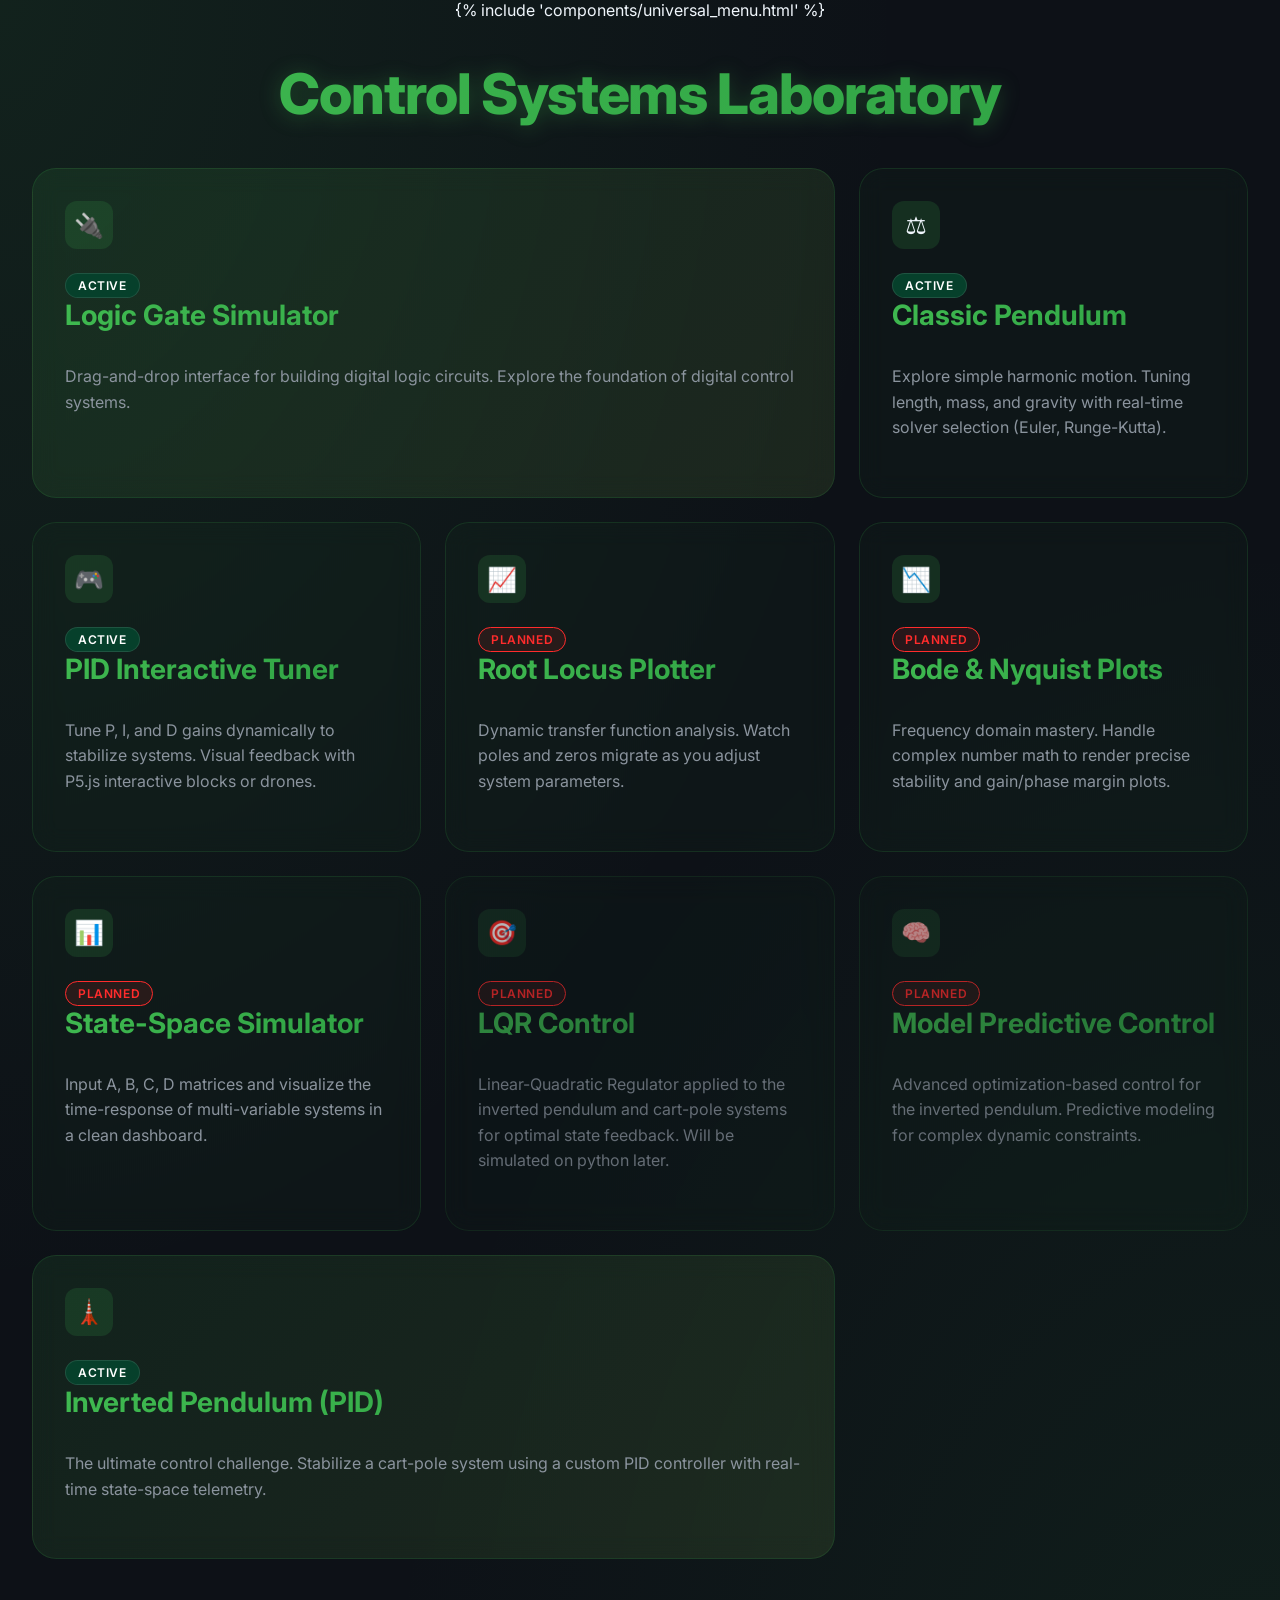
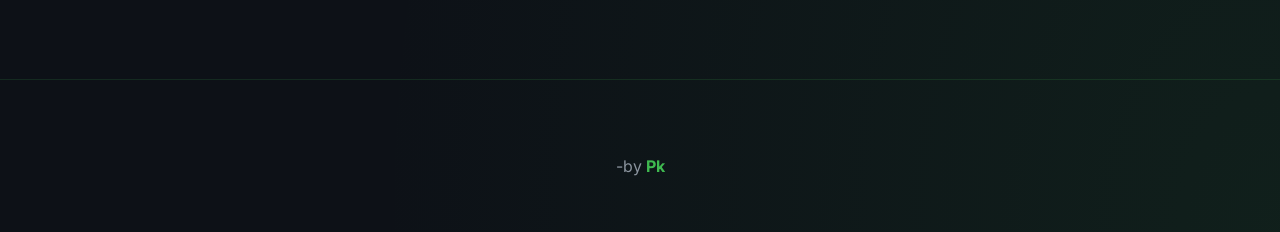
<file: templates/index.html>
<!DOCTYPE html>
<!-- http://127.0.0.1:8001 -->
<html lang="en">

<head>
    <meta charset="UTF-8">
    <meta name="viewport" content="width=device-width, initial-scale=1.0">
    <meta name="description"
        content="Control systems simulation platform portal. Explore and test different dynamic systems.">
    <title>Control Simulation Platform</title>
    <!-- Use Google Fonts -->

    <link href="https://fonts.googleapis.com/css2?family=Inter:wght@400;500;600;700&display=swap" rel="stylesheet">
    <link rel="stylesheet" href="/static/css/style.css?v=2">
</head>

<body>
    {% include 'components/universal_menu.html' %}

    <div class="header">
        <h1>Control Systems Laboratory</h1>
    </div>

    <div class="container">
        <div class="projects-grid">
            <!-- Difficulty 1: Easy/Foundation -->
            <a href="/logic-gates" class="project-card featured" id="logic-link">
                <div class="icon">🔌</div>
                <div class="badge active">Active</div>
                <h2>Logic Gate Simulator</h2>
                <p>Drag-and-drop interface for building digital logic circuits. Explore the foundation of digital
                    control systems.</p>
            </a>

            <!-- Difficulty 2: Fundamental Physics -->
            <a href="/basic" class="project-card" id="basic-pendulum-link">
                <div class="icon">⚖️</div>
                <div class="badge active">Active</div>
                <h2>Classic Pendulum</h2>
                <p>Explore simple harmonic motion. Tuning length, mass, and gravity with real-time solver selection
                    (Euler, Runge-Kutta).</p>
            </a>

            <!-- Difficulty 3: PID Tuning -->
            <a href="/pid-tuner" class="project-card" id="pid-tuner-link">
                <div class="icon">🎮</div>
                <div class="badge active">Active</div>
                <h2>PID Interactive Tuner</h2>
                <p>Tune P, I, and D gains dynamically to stabilize systems. Visual feedback with P5.js interactive
                    blocks or drones.</p>
            </a>

            <!-- Difficulty 4: Root Locus Analysis -->
            <a href="/root-locus" class="project-card" id="root-locus-link">
                <div class="icon">📈</div>
                <div class="badge new">Planned</div>
                <h2>Root Locus Plotter</h2>
                <p>Dynamic transfer function analysis. Watch poles and zeros migrate as you adjust system parameters.
                </p>
            </a>

            <!-- Difficulty 5: Frequency Response -->
            <a href="/bode-nyquist" class="project-card" id="bode-link">
                <div class="icon">📉</div>
                <div class="badge new">Planned</div>
                <h2>Bode & Nyquist Plots</h2>
                <p>Frequency domain mastery. Handle complex number math to render precise stability and gain/phase
                    margin plots.</p>
            </a>

            <!-- Difficulty 6: State-Space Modeling -->
            <a href="/state-space" class="project-card" id="state-space-link">
                <div class="icon">📊</div>
                <div class="badge new">Planned</div>
                <h2>State-Space Simulator</h2>
                <p>Input A, B, C, D matrices and visualize the time-response of multi-variable systems in a clean
                    dashboard.</p>
            </a>

            <!-- Difficulty 7: Optimal Control (LQR) -->
            <a href="#" class="project-card" style="opacity: 0.7; cursor: not-allowed;" id="lqr-link">
                <div class="icon">🎯</div>
                <div class="badge new">Planned</div>
                <h2>LQR Control</h2>
                <p>Linear-Quadratic Regulator applied to the inverted pendulum and cart-pole systems for optimal state
                    feedback. Will be simulated on python later.</p>
            </a>

            <!-- Difficulty 8: Model Predictive Control (MPC) -->
            <a href="#" class="project-card" style="opacity: 0.7; cursor: not-allowed;" id="mpc-link">
                <div class="icon">🧠</div>
                <div class="badge new">Planned</div>
                <h2>Model Predictive Control</h2>
                <p>Advanced optimization-based control for the inverted pendulum. Predictive modeling for complex
                    dynamic constraints.</p>
            </a>

            <!-- Difficulty 9: Advanced Control Challenge -->
            <a href="/inverted" class="project-card featured" id="inverted-pendulum-link">
                <div class="icon">🗼</div>
                <div class="badge active">Active</div>
                <h2>Inverted Pendulum (PID)</h2>
                <p>The ultimate control challenge. Stabilize a cart-pole system using a custom PID controller with
                    real-time state-space telemetry.</p>
            </a>
        </div>
    </div>

    <footer>
        <p>-by <a href="mailto:225ee3016+unofficialSimulationWebsite@nitrkl.ac.in">Pk</a></p>
    </footer>

</body>

</html>
</file>
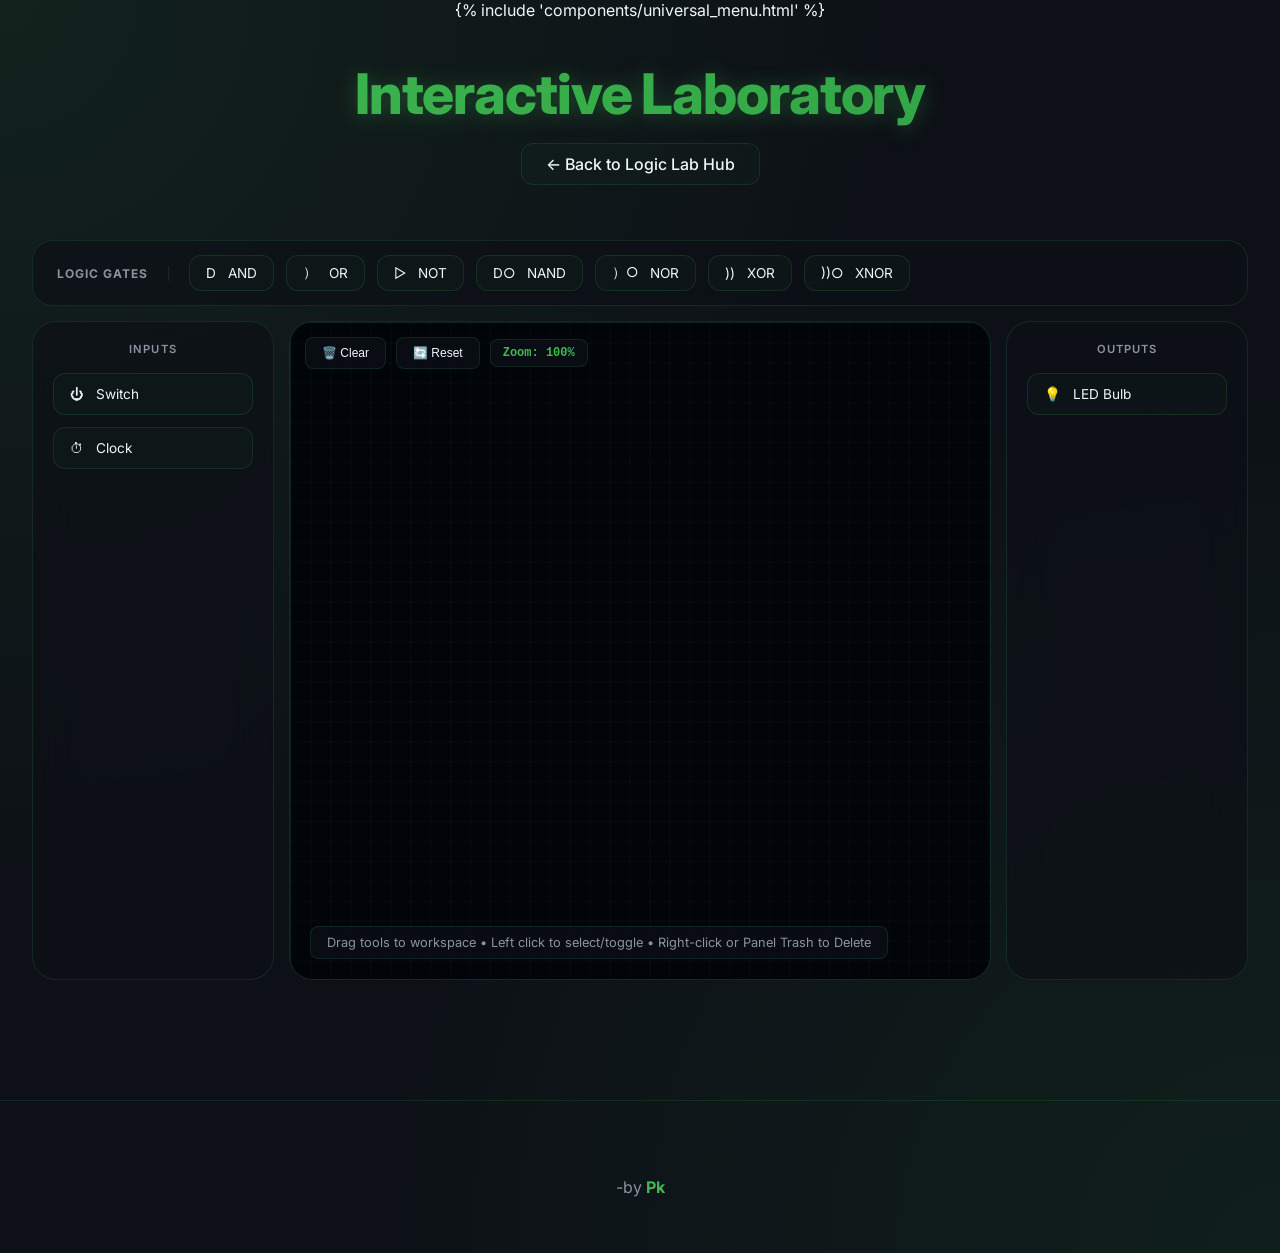
<file: templates/logic_gates.html>
<!DOCTYPE html>
<html lang="en">
<head>
    <meta charset="UTF-8">
    <meta name="viewport" content="width=device-width, initial-scale=1.0">
    <title>Logic Gate Simulator - Control Systems Lab</title>
    <link href="https://fonts.googleapis.com/css2?family=Inter:wght@400;500;600;700&display=swap" rel="stylesheet">
    <link rel="stylesheet" href="/static/css/style.css">
    <style>
        .logic-master-layout {
            display: flex;
            flex-direction: column;
            height: calc(100vh - 160px);
            gap: 15px;
            margin-top: 15px;
        }

        .logic-workspace-row {
            display: flex;
            flex-direction: row;
            flex-grow: 1;
            gap: 15px;
            min-height: 0;
        }

        /* --- Top Gate Toolbar --- */
        .logic-toolbar-top {
            background: var(--surface-color);
            backdrop-filter: blur(20px);
            border: 1px solid var(--glass-border);
            border-radius: 20px;
            padding: 10px 24px;
            display: flex;
            align-items: center;
            gap: 20px;
        }

        .tools-horizontal {
            display: flex;
            gap: 12px;
            overflow-x: auto;
            flex-grow: 1;
            padding: 4px 0;
        }

        .tools-horizontal .gate-tool {
            white-space: nowrap;
            padding: 8px 16px;
        }

        .toolbar-section-title {
            font-size: 0.75rem;
            text-transform: uppercase;
            font-weight: 700;
            color: var(--text-secondary);
            letter-spacing: 1px;
            border-right: 1px solid var(--glass-border);
            padding-right: 20px;
        }

        /* --- Sidebars --- */
        .logic-sidebar-outer {
            width: 200px;
            background: var(--surface-color);
            backdrop-filter: blur(20px);
            border: 1px solid var(--glass-border);
            border-radius: 24px;
            padding: 20px;
            display: flex;
            flex-direction: column;
            gap: 12px;
            overflow-y: auto;
            flex-shrink: 0;
        }

        .logic-canvas-area {
            flex-grow: 1;
            background: rgba(13, 17, 23, 0.4);
            border: 1px solid var(--glass-border);
            border-radius: 24px;
            position: relative;
            overflow: hidden;
            cursor: crosshair;
        }

        canvas {
            display: block;
            width: 100%;
            height: 100%;
        }

        .gate-tool {
            padding: 12px 16px;
            background: var(--glass-bg);
            border: 1px solid var(--glass-border);
            border-radius: 12px;
            color: var(--text-primary);
            cursor: grab;
            display: flex;
            align-items: center;
            gap: 12px;
            transition: all 0.3s ease;
            user-select: none;
            font-size: 0.85rem;
        }

        .gate-tool:hover {
            background: rgba(63, 185, 80, 0.1);
            border-color: var(--primary-color);
            transform: scale(1.02);
        }

        .sidebar-title {
            font-size: 0.7rem;
            text-transform: uppercase;
            letter-spacing: 0.1em;
            color: var(--text-secondary);
            margin-bottom: 5px;
            font-weight: 600;
            text-align: center;
        }

        .canvas-toolbar {
            position: absolute;
            top: 15px;
            left: 15px;
            display: flex;
            gap: 10px;
            z-index: 10;
            align-items: center;
        }

        .zoom-indicator {
            padding: 6px 12px;
            background: var(--surface-color);
            border: 1px solid var(--glass-border);
            border-radius: 8px;
            color: var(--primary-color);
            font-size: 0.75rem;
            font-weight: 700;
            font-family: monospace;
        }

        .tool-btn {
            padding: 8px 16px;
            background: var(--surface-color);
            backdrop-filter: blur(10px);
            border: 1px solid var(--glass-border);
            border-radius: 8px;
            color: var(--text-primary);
            cursor: pointer;
            font-size: 0.75rem;
            display: flex;
            align-items: center;
            gap: 8px;
            transition: all 0.2s;
        }

        .tool-btn:hover {
            background: var(--glass-bg);
            border-color: var(--primary-color);
        }

        .status-panel {
            position: absolute;
            bottom: 20px;
            left: 20px;
            background: var(--surface-color);
            backdrop-filter: blur(10px);
            padding: 8px 16px;
            border-radius: 8px;
            border: 1px solid var(--glass-border);
            font-size: 0.8rem;
            color: var(--text-secondary);
            pointer-events: none;
        }
    </style>
</head>
<body>
    {% include 'components/universal_menu.html' %}

    <div class="header">
        <h1>Interactive Laboratory</h1>
        <a href="/logic-gates" class="nav-link">&larr; Back to Logic Lab Hub</a>
    </div>

    <div class="container">
        <div class="logic-master-layout">
            <!-- Top Toolbar: Logic Gates -->
            <div class="logic-toolbar-top">
                <div class="toolbar-section-title">Logic Gates</div>
                <div class="tools-horizontal">
                    <div class="gate-tool" draggable="true" data-type="AND"><span class="icon">D</span> AND</div>
                    <div class="gate-tool" draggable="true" data-type="OR"><span class="icon">）</span> OR</div>
                    <div class="gate-tool" draggable="true" data-type="NOT"><span class="icon">▷</span> NOT</div>
                    <div class="gate-tool" draggable="true" data-type="NAND"><span class="icon">D○</span> NAND</div>
                    <div class="gate-tool" draggable="true" data-type="NOR"><span class="icon">）○</span> NOR</div>
                    <div class="gate-tool" draggable="true" data-type="XOR"><span class="icon">))</span> XOR</div>
                    <div class="gate-tool" draggable="true" data-type="XNOR"><span class="icon">))○</span> XNOR</div>
                </div>
            </div>

            <div class="logic-workspace-row">
                <!-- Left Sidebar: Inputs -->
                <div class="logic-sidebar-outer side-left">
                    <div class="sidebar-title">Inputs</div>
                    <div class="gate-tool" draggable="true" data-type="SWITCH"><span class="icon">⏻</span> Switch</div>
                    <div class="gate-tool" draggable="true" data-type="CLOCK"><span class="icon">⏱</span> Clock</div>
                </div>

                <!-- Center: Workspace Canvas -->
                <div class="logic-canvas-area" id="canvasContainer">
                    <div class="canvas-toolbar">
                        <button class="tool-btn" id="clearCanvas">🗑️ Clear</button>
                        <button class="tool-btn" id="resetSim">🔄 Reset</button>
                        <div class="zoom-indicator" id="zoomLevel">Zoom: 100%</div>
                    </div>
                    
                    <div class="properties-panel" id="propertiesPanel">
                        <div class="panel-header">
                            <span>Component: <b id="propType">Clock</b></span>
                            <button id="deleteGate" style="background: none; border: none; color: #f85149; cursor: pointer; font-size: 1.2rem; transition: transform 0.2s;" title="Delete Component">🗑️</button>
                        </div>
                        <div class="panel-content">
                            <div class="prop-group" id="freqControl">
                                <label>Frequency: <span id="freqVal">1.0</span> Hz</label>
                                <input type="range" id="freqSlider" min="0.1" max="10" step="0.1" value="1.0">
                            </div>
                        </div>
                    </div>

                    <canvas id="logicCanvas"></canvas>
                    <div class="status-panel" id="statusPanel">
                        Drag tools to workspace • Left click to select/toggle • Right-click or Panel Trash to Delete
                    </div>
                </div>

                <!-- Right Sidebar: Outputs -->
                <div class="logic-sidebar-outer side-right">
                    <div class="sidebar-title">Outputs</div>
                    <div class="gate-tool" draggable="true" data-type="LED"><span class="icon">💡</span> LED Bulb</div>
                </div>
            </div>
        </div>
    </div>

    <footer>
        <p>-by <a href="mailto:225ee3016+unofficialSimulationWebsite@nitrkl.ac.in">Pk</a></p>
    </footer>

    <script src="/static/js/logic_engine.js"></script>
</body>
</html>
</file>
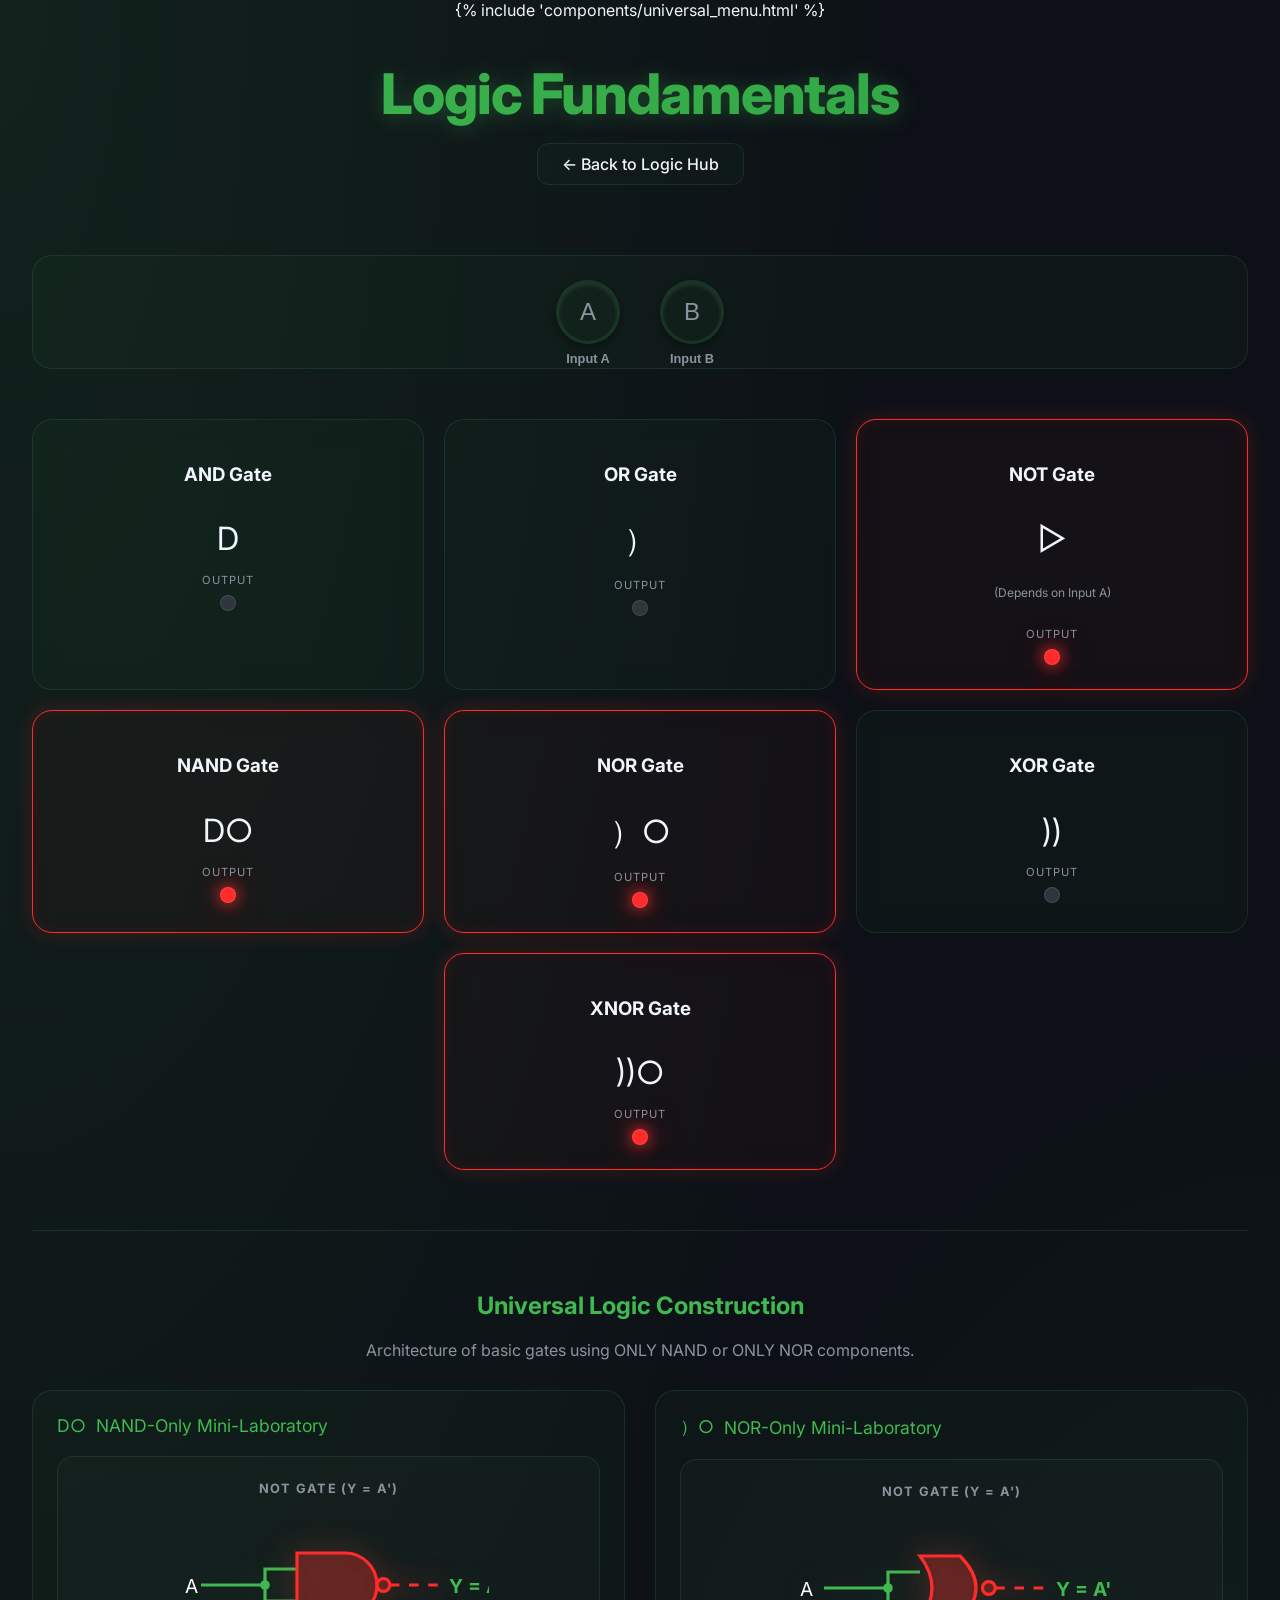
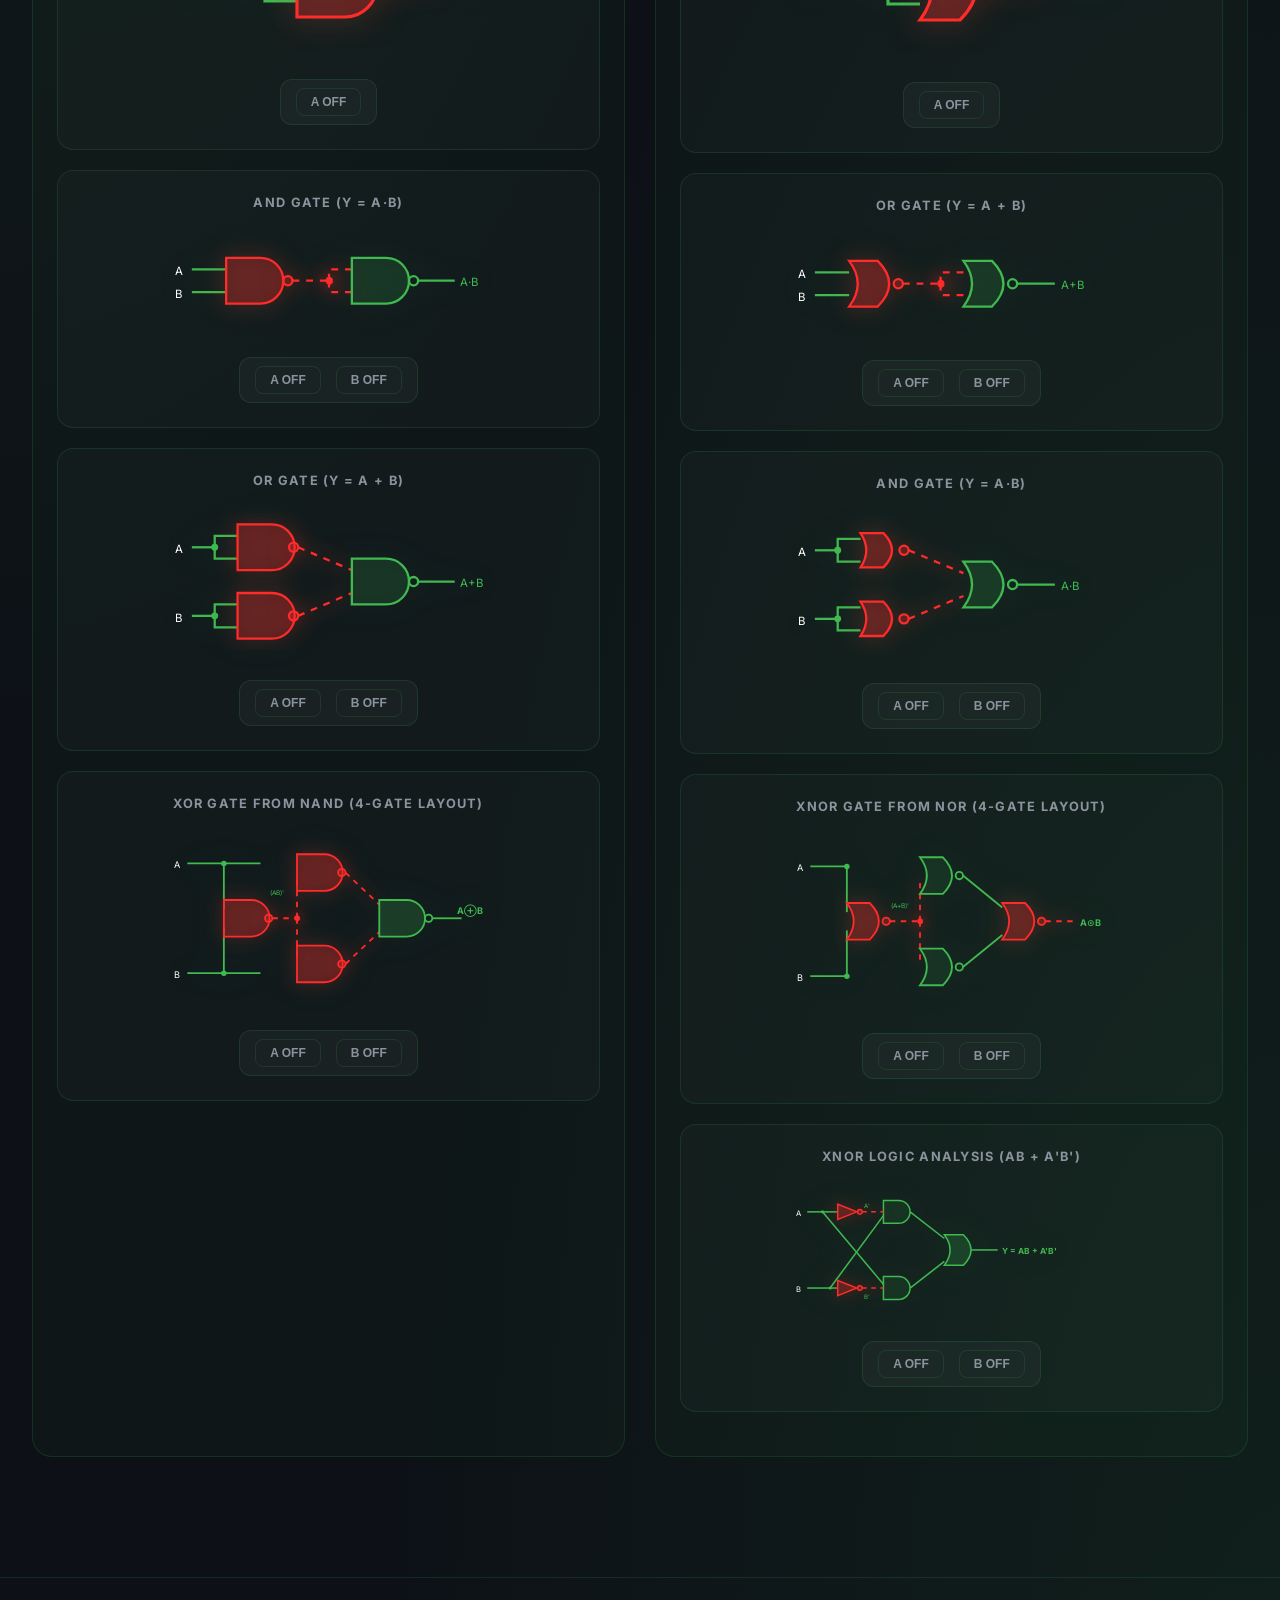
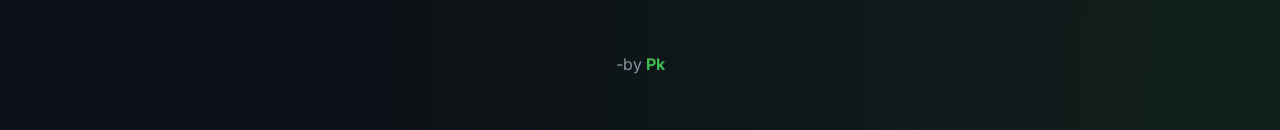
<file: templates/logic_gates_basics.html>
<!DOCTYPE html>
<html lang="en">

<head>
    <meta charset="UTF-8">
    <meta name="viewport" content="width=device-width, initial-scale=1.0">
    <title>Logic Fundamentals - Control Systems Lab</title>
    <link href="https://fonts.googleapis.com/css2?family=Inter:wght@400;500;600;700&display=swap" rel="stylesheet">
    <link rel="stylesheet" href="/static/css/style.css">
    <style>
        .basics-grid {
            display: grid;
            grid-template-columns: repeat(3, 1fr);
            gap: 20px;
            margin-top: 20px;
        }

        .gate-card {
            background: var(--glass-bg);
            backdrop-filter: blur(12px);
            border: 1px solid var(--glass-border);
            border-radius: 20px;
            padding: 24px;
            display: flex;
            flex-direction: column;
            align-items: center;
            text-align: center;
            gap: 15px;
            transition: transform 0.3s ease;
        }

        .gate-card:hover {
            transform: scale(1.02);
            border-color: var(--primary-color);
        }

        .output-section {
            display: flex;
            flex-direction: column;
            align-items: center;
            gap: 8px;
        }

        .output-label {
            font-size: 0.7rem;
            text-transform: uppercase;
            letter-spacing: 0.1em;
            color: var(--text-secondary);
        }

        .universal-section {
            margin-top: 60px;
            padding-top: 40px;
            border-top: 1px solid var(--glass-border);
        }

        .construction-grid {
            display: grid;
            grid-template-columns: 1fr 1fr;
            gap: 30px;
            margin-top: 30px;
        }

        .construction-card {
            background: var(--glass-bg);
            border: 1px solid var(--glass-border);
            border-radius: 20px;
            padding: 24px;
        }

        .construction-title {
            color: var(--primary-color);
            margin-bottom: 20px;
            font-size: 1.1rem;
            display: flex;
            align-items: center;
            gap: 10px;
        }

        @media (max-width: 1024px) {
            .basics-grid {
                grid-template-columns: repeat(2, 1fr);
            }
        }

        @media (max-width: 768px) {
            .basics-grid {
                grid-template-columns: 1fr;
            }

            .construction-grid {
                grid-template-columns: 1fr;
            }
        }
    </style>
</head>

<body>
    {% include 'components/universal_menu.html' %}

    <div class="header">
        <h1>Logic Fundamentals</h1>
        <a href="/logic-gates" class="nav-link">&larr; Back to Logic Hub</a>
    </div>

    <div class="container">
        <!-- Interactive Input Hub -->
        <div class="input-controls">
            <button class="push-btn" id="btnA" data-label="Input A">A</button>
            <button class="push-btn" id="btnB" data-label="Input B">B</button>
        </div>

        <!-- Live Gate Dashboard -->
        <div class="basics-grid">
            <div class="gate-card" data-gate="AND">
                <h3>AND Gate</h3>
                <div class="icon" style="font-size: 2rem;">D</div>
                <div class="output-section">
                    <span class="output-label">Output</span>
                    <div class="led-indicator"></div>
                </div>
            </div>

            <div class="gate-card" data-gate="OR">
                <h3>OR Gate</h3>
                <div class="icon" style="font-size: 2rem;">）</div>
                <div class="output-section">
                    <span class="output-label">Output</span>
                    <div class="led-indicator"></div>
                </div>
            </div>

            <div class="gate-card" data-gate="NOT">
                <h3>NOT Gate</h3>
                <div class="icon" style="font-size: 2rem;">▷</div>
                <p style="font-size: 0.75rem; color: var(--text-secondary);">(Depends on Input A)</p>
                <div class="output-section">
                    <span class="output-label">Output</span>
                    <div class="led-indicator"></div>
                </div>
            </div>

            <div class="gate-card" data-gate="NAND">
                <h3>NAND Gate</h3>
                <div class="icon" style="font-size: 2rem;">D○</div>
                <div class="output-section">
                    <span class="output-label">Output</span>
                    <div class="led-indicator"></div>
                </div>
            </div>

            <div class="gate-card" data-gate="NOR">
                <h3>NOR Gate</h3>
                <div class="icon" style="font-size: 2rem;">）○</div>
                <div class="output-section">
                    <span class="output-label">Output</span>
                    <div class="led-indicator"></div>
                </div>
            </div>

            <div class="gate-card" data-gate="XOR">
                <h3>XOR Gate</h3>
                <div class="icon" style="font-size: 2rem;">))</div>
                <div class="output-section">
                    <span class="output-label">Output</span>
                    <div class="led-indicator"></div>
                </div>
            </div>

            <div class="gate-card" data-gate="XNOR" style="grid-column: 2 / 3;">
                <h3>XNOR Gate</h3>
                <div class="icon" style="font-size: 2rem;">))○</div>
                <div class="output-section">
                    <span class="output-label">Output</span>
                    <div class="led-indicator"></div>
                </div>
            </div>
        </div>

        <!-- Universal Construction Gallery -->
        <div class="universal-section">
            <h2 style="text-align: center; color: var(--primary-color);">Universal Logic Construction</h2>
            <p style="text-align: center; color: var(--text-secondary); margin-bottom: 30px;">Architecture of basic
                gates using ONLY NAND or ONLY NOR components.</p>

            <div class="construction-grid">
                <!-- NAND Construction -->
                <div class="construction-card">
                    <div class="construction-title"><span style="color: #3fb950;">D○</span> NAND-Only Mini-Laboratory
                    </div>

                    <!-- NOT from NAND -->
                    <div class="schematic-svg-container" data-schematic="nand_not">
                        <div class="schematic-title-sm">NOT Gate (Y = A')</div>
                        <svg viewBox="0 0 200 80" class="logic-svg">
                            <line x1="20" y1="40" x2="60" y2="40" stroke="#3fb950" stroke-width="2" data-signal="A" />
                            <circle cx="60" cy="40" r="3" fill="#3fb950" data-signal="A" />
                            <path d="M 60 40 L 60 30 L 80 30 M 60 40 L 60 50 L 80 50" stroke="#3fb950" fill="none"
                                stroke-width="2" data-signal="A" />
                            <path d="M 80 20 L 110 20 A 20 20 0 0 1 110 60 L 80 60 Z" fill="rgba(63, 185, 80, 0.15)"
                                stroke="#3fb950" stroke-width="2" data-gate-body="NOT_NAND1" />
                            <circle cx="134" cy="40" r="4" fill="none" stroke="#3fb950" stroke-width="2"
                                data-gate-body="NOT_NAND1" />
                            <line x1="138" y1="40" x2="170" y2="40" stroke="#3fb950" stroke-width="2"
                                data-signal="NOT_OUT" />
                            <text x="10" y="45" fill="#fff" font-size="12">A</text>
                            <text x="175" y="45" fill="#3fb950" font-size="12" font-weight="bold">Y = A'</text>
                        </svg>
                        <div class="schematic-controls">
                            <button class="mini-toggle" data-input="A">A OFF</button>
                        </div>
                    </div>

                    <!-- AND from NAND -->
                    <div class="schematic-svg-container" data-schematic="nand_and">
                        <div class="schematic-title-sm">AND Gate (Y = A·B)</div>
                        <svg viewBox="0 0 280 80" class="logic-svg">
                            <line x1="20" y1="30" x2="50" y2="30" stroke="#3fb950" stroke-width="2" data-signal="A" />
                            <line x1="20" y1="50" x2="50" y2="50" stroke="#3fb950" stroke-width="2" data-signal="B" />
                            <path d="M 50 20 L 80 20 A 20 20 0 0 1 80 60 L 50 60 Z" fill="rgba(63, 185, 80, 0.15)"
                                stroke="#3fb950" stroke-width="2" data-gate-body="AND_NAND1" />
                            <circle cx="104" cy="40" r="4" fill="none" stroke="#3fb950" stroke-width="2"
                                data-gate-body="AND_NAND1" />
                            <line x1="108" y1="40" x2="140" y2="40" stroke="#3fb950" stroke-width="2"
                                data-signal="AND_S1" />
                            <circle cx="140" cy="40" r="3" fill="#3fb950" data-signal="AND_S1" />
                            <path d="M 140 40 L 140 30 L 160 30 M 140 40 L 140 50 L 160 50" stroke="#3fb950" fill="none"
                                stroke-width="2" data-signal="AND_S1" />
                            <path d="M 160 20 L 190 20 A 20 20 0 0 1 190 60 L 160 60 Z" fill="rgba(63, 185, 80, 0.15)"
                                stroke="#3fb950" stroke-width="2" data-gate-body="AND_NAND2" />
                            <circle cx="214" cy="40" r="4" fill="none" stroke="#3fb950" stroke-width="2"
                                data-gate-body="AND_NAND2" />
                            <line x1="218" y1="40" x2="250" y2="40" stroke="#3fb950" stroke-width="2"
                                data-signal="AND_OUT" />
                            <text x="5" y="35" fill="#fff" font-size="10">A</text>
                            <text x="5" y="55" fill="#fff" font-size="10">B</text>
                            <text x="255" y="45" fill="#3fb950" font-size="10">A&middot;B</text>
                        </svg>
                        <div class="schematic-controls">
                            <button class="mini-toggle" data-input="A">A OFF</button>
                            <button class="mini-toggle" data-input="B">B OFF</button>
                        </div>
                    </div>

                    <!-- OR from NAND -->
                    <div class="schematic-svg-container" data-schematic="nand_or">
                        <div class="schematic-title-sm">OR Gate (Y = A + B)</div>
                        <svg viewBox="0 0 280 120" class="logic-svg">
                            <line x1="20" y1="30" x2="40" y2="30" stroke="#3fb950" stroke-width="2" data-signal="A" />
                            <circle cx="40" cy="30" r="3" fill="#3fb950" data-signal="A" />
                            <path d="M 40 30 L 40 20 L 60 20 M 40 30 L 40 40 L 60 40" stroke="#3fb950" fill="none"
                                stroke-width="2" data-signal="A" />
                            <path d="M 60 10 L 90 10 A 15 15 0 0 1 90 50 L 60 50 Z" fill="rgba(63, 185, 80, 0.1)"
                                stroke="#3fb950" stroke-width="2" data-gate-body="OR_NAND1" />
                            <circle cx="109" cy="30" r="4" fill="none" stroke="#3fb950" stroke-width="2"
                                data-gate-body="OR_NAND1" />
                            <line x1="20" y1="90" x2="40" y2="90" stroke="#3fb950" stroke-width="2" data-signal="B" />
                            <circle cx="40" cy="90" r="3" fill="#3fb950" data-signal="B" />
                            <path d="M 40 90 L 40 80 L 60 80 M 40 90 L 40 100 L 60 100" stroke="#3fb950" fill="none"
                                stroke-width="2" data-signal="B" />
                            <path d="M 60 70 L 90 70 A 15 15 0 0 1 90 110 L 60 110 Z" fill="rgba(63, 185, 80, 0.1)"
                                stroke="#3fb950" stroke-width="2" data-gate-body="OR_NAND2" />
                            <circle cx="109" cy="90" r="4" fill="none" stroke="#3fb950" stroke-width="2"
                                data-gate-body="OR_NAND2" />
                            <line x1="113" y1="30" x2="160" y2="50" stroke="#3fb950" stroke-width="2"
                                data-signal="OR_S1" />
                            <line x1="113" y1="90" x2="160" y2="70" stroke="#3fb950" stroke-width="2"
                                data-signal="OR_S2" />
                            <path d="M 160 40 L 190 40 A 20 20 0 0 1 190 80 L 160 80 Z" fill="rgba(63, 185, 80, 0.15)"
                                stroke="#3fb950" stroke-width="2" data-gate-body="OR_NAND3" />
                            <circle cx="214" cy="60" r="4" fill="none" stroke="#3fb950" stroke-width="2"
                                data-gate-body="OR_NAND3" />
                            <line x1="218" y1="60" x2="250" y2="60" stroke="#3fb950" stroke-width="2"
                                data-signal="OR_OUT" />
                            <text x="5" y="35" fill="#fff" font-size="10">A</text>
                            <text x="5" y="95" fill="#fff" font-size="10">B</text>
                            <text x="255" y="65" fill="#3fb950" font-size="10">A+B</text>
                        </svg>
                        <div class="schematic-controls">
                            <button class="mini-toggle" data-input="A">A OFF</button>
                            <button class="mini-toggle" data-input="B">B OFF</button>
                        </div>
                    </div>

                    <!-- XOR from NAND -->
                    <div class="schematic-svg-container" data-schematic="nand_xor">
                        <div class="schematic-title-sm">XOR Gate from NAND (4-Gate Layout)</div>
                        <svg viewBox="0 0 350 180" class="logic-svg">
                            <line x1="20" y1="30" x2="100" y2="30" stroke="#3fb950" stroke-width="2" data-signal="A" />
                            <circle cx="60" cy="30" r="3" fill="#3fb950" data-signal="A" />
                            <line x1="60" y1="30" x2="60" y2="80" stroke="#3fb950" stroke-width="2" data-signal="A" />
                            <line x1="20" y1="150" x2="100" y2="150" stroke="#3fb950" stroke-width="2"
                                data-signal="B" />
                            <circle cx="60" cy="150" r="3" fill="#3fb950" data-signal="B" />
                            <line x1="60" y1="150" x2="60" y2="100" stroke="#3fb950" stroke-width="2" data-signal="B" />
                            <path d="M 60 70 L 90 70 A 15 15 0 0 1 90 110 L 60 110 Z" fill="rgba(63, 185, 80, 0.1)"
                                stroke="#3fb950" stroke-width="2" data-gate-body="XOR_NAND1" />
                            <circle cx="109" cy="90" r="4" fill="none" stroke="#3fb950" stroke-width="2"
                                data-gate-body="XOR_NAND1" />
                            <line x1="113" y1="90" x2="140" y2="90" stroke="#3fb950" stroke-width="2"
                                data-signal="XOR_S1" />
                            <circle cx="140" cy="90" r="3" fill="#3fb950" data-signal="XOR_S1" />
                            <line x1="140" y1="90" x2="140" y2="45" stroke="#3fb950" stroke-width="2"
                                data-signal="XOR_S1" />
                            <line x1="140" y1="90" x2="140" y2="135" stroke="#3fb950" stroke-width="2"
                                data-signal="XOR_S1" />
                            <path d="M 140 20 L 170 20 A 15 15 0 0 1 170 60 L 140 60 Z" fill="rgba(63, 185, 80, 0.1)"
                                stroke="#3fb950" stroke-width="2" data-gate-body="XOR_NAND2" />
                            <circle cx="189" cy="40" r="4" fill="none" stroke="#3fb950" stroke-width="2"
                                data-gate-body="XOR_NAND2" />
                            <line x1="193" y1="40" x2="230" y2="75" stroke="#3fb950" stroke-width="2"
                                data-signal="XOR_S2" />
                            <path d="M 140 120 L 170 120 A 15 15 0 0 1 170 160 L 140 160 Z"
                                fill="rgba(63, 185, 80, 0.1)" stroke="#3fb950" stroke-width="2"
                                data-gate-body="XOR_NAND3" />
                            <circle cx="189" cy="140" r="4" fill="none" stroke="#3fb950" stroke-width="2"
                                data-gate-body="XOR_NAND3" />
                            <line x1="193" y1="140" x2="230" y2="105" stroke="#3fb950" stroke-width="2"
                                data-signal="XOR_S3" />
                            <path d="M 230 70 L 260 70 A 20 20 0 0 1 260 110 L 230 110 Z" fill="rgba(63, 185, 80, 0.2)"
                                stroke="#3fb950" stroke-width="2" data-gate-body="XOR_NAND4" />
                            <circle cx="284" cy="90" r="4" fill="none" stroke="#3fb950" stroke-width="2"
                                data-gate-body="XOR_NAND4" />
                            <line x1="288" y1="90" x2="320" y2="90" stroke="#3fb950" stroke-width="2"
                                data-signal="XOR_OUT" />
                            <text x="110" y="65" fill="#3fb950" font-size="7">(AB)'</text>
                            <text x="5" y="35" fill="#fff" font-size="10">A</text>
                            <text x="5" y="155" fill="#fff" font-size="10">B</text>
                            <text x="315" y="85" fill="#3fb950" font-size="10" font-weight="bold">A⊕B</text>
                        </svg>
                        <div class="schematic-controls">
                            <button class="mini-toggle" data-input="A">A OFF</button>
                            <button class="mini-toggle" data-input="B">B OFF</button>
                        </div>
                    </div>
                </div>

                <!-- NOR Construction -->
                <div class="construction-card">
                    <div class="construction-title"><span style="color: #3fb950;">）○</span> NOR-Only Mini-Laboratory
                    </div>

                    <!-- NOT from NOR -->
                    <div class="schematic-svg-container" data-schematic="nor_not">
                        <div class="schematic-title-sm">NOT Gate (Y = A')</div>
                        <svg viewBox="0 0 200 80" class="logic-svg">
                            <line x1="20" y1="40" x2="60" y2="40" stroke="#3fb950" stroke-width="2" data-signal="A" />
                            <circle cx="60" cy="40" r="3" fill="#3fb950" data-signal="A" />
                            <path d="M 60 40 L 60 30 L 80 30 M 60 40 L 60 50 L 80 50" stroke="#3fb950" fill="none"
                                stroke-width="2" data-signal="A" />
                            <path d="M 80 20 Q 95 40 80 60 L 105 60 Q 125 40 105 20 Z" fill="rgba(63, 185, 80, 0.15)"
                                stroke="#3fb950" stroke-width="2" data-gate-body="NOR_NOT1" />
                            <circle cx="123" cy="40" r="4" fill="none" stroke="#3fb950" stroke-width="2"
                                data-gate-body="NOR_NOT1" />
                            <line x1="127" y1="40" x2="160" y2="40" stroke="#3fb950" stroke-width="2"
                                data-signal="NOR_NOT_OUT" />
                            <text x="5" y="45" fill="#fff" font-size="12">A</text>
                            <text x="165" y="45" fill="#3fb950" font-size="12" font-weight="bold">Y = A'</text>
                        </svg>
                        <div class="schematic-controls">
                            <button class="mini-toggle" data-input="A">A OFF</button>
                        </div>
                    </div>

                    <!-- OR from NOR -->
                    <div class="schematic-svg-container" data-schematic="nor_or">
                        <div class="schematic-title-sm">OR Gate (Y = A + B)</div>
                        <svg viewBox="0 0 280 80" class="logic-svg">
                            <line x1="20" y1="30" x2="50" y2="30" stroke="#3fb950" stroke-width="2" data-signal="A" />
                            <line x1="20" y1="50" x2="50" y2="50" stroke="#3fb950" stroke-width="2" data-signal="B" />
                            <path d="M 50 20 Q 65 40 50 60 L 75 60 Q 95 40 75 20 Z" fill="rgba(63, 185, 80, 0.15)"
                                stroke="#3fb950" stroke-width="2" data-gate-body="NOR_OR1" />
                            <circle cx="93" cy="40" r="4" fill="none" stroke="#3fb950" stroke-width="2"
                                data-gate-body="NOR_OR1" />
                            <line x1="97" y1="40" x2="130" y2="40" stroke="#3fb950" stroke-width="2"
                                data-signal="NOR_OR_S1" />
                            <circle cx="130" cy="40" r="3" fill="#3fb950" data-signal="NOR_OR_S1" />
                            <path d="M 130 40 L 130 30 L 150 30 M 130 40 L 130 50 L 150 50" stroke="#3fb950" fill="none"
                                stroke-width="2" data-signal="NOR_OR_S1" />
                            <path d="M 150 20 Q 165 40 150 60 L 175 60 Q 195 40 175 20 Z" fill="rgba(63, 185, 80, 0.15)"
                                stroke="#3fb950" stroke-width="2" data-gate-body="NOR_OR2" />
                            <circle cx="193" cy="40" r="4" fill="none" stroke="#3fb950" stroke-width="2"
                                data-gate-body="NOR_OR2" />
                            <line x1="197" y1="40" x2="230" y2="40" stroke="#3fb950" stroke-width="2"
                                data-signal="NOR_OR_OUT" />
                            <text x="5" y="35" fill="#fff" font-size="10">A</text>
                            <text x="5" y="55" fill="#fff" font-size="10">B</text>
                            <text x="235" y="45" fill="#3fb950" font-size="10">A+B</text>
                        </svg>
                        <div class="schematic-controls">
                            <button class="mini-toggle" data-input="A">A OFF</button>
                            <button class="mini-toggle" data-input="B">B OFF</button>
                        </div>
                    </div>

                    <!-- AND from NOR -->
                    <div class="schematic-svg-container" data-schematic="nor_and">
                        <div class="schematic-title-sm">AND Gate (Y = A·B)</div>
                        <svg viewBox="0 0 280 120" class="logic-svg">
                            <line x1="20" y1="30" x2="40" y2="30" stroke="#3fb950" stroke-width="2" data-signal="A" />
                            <circle cx="40" cy="30" r="3" fill="#3fb950" data-signal="A" />
                            <path d="M 40 30 L 40 20 L 60 20 M 40 30 L 40 40 L 60 40" stroke="#3fb950" fill="none"
                                stroke-width="2" data-signal="A" />
                            <path d="M 60 15 Q 70 30 60 45 L 80 45 Q 95 30 80 15 Z" fill="rgba(63, 185, 80, 0.1)"
                                stroke="#3fb950" stroke-width="2" data-gate-body="NOR_AND1" />
                            <circle cx="98" cy="30" r="4" fill="none" stroke="#3fb950" stroke-width="2"
                                data-gate-body="NOR_AND1" />
                            <line x1="20" y1="90" x2="40" y2="90" stroke="#3fb950" stroke-width="2" data-signal="B" />
                            <circle cx="40" cy="90" r="3" fill="#3fb950" data-signal="B" />
                            <path d="M 40 90 L 40 80 L 60 80 M 40 90 L 40 100 L 60 100" stroke="#3fb950" fill="none"
                                stroke-width="2" data-signal="B" />
                            <path d="M 60 75 Q 70 90 60 105 L 80 105 Q 95 90 80 75 Z" fill="rgba(63, 185, 80, 0.1)"
                                stroke="#3fb950" stroke-width="2" data-gate-body="NOR_AND2" />
                            <circle cx="98" cy="90" r="4" fill="none" stroke="#3fb950" stroke-width="2"
                                data-gate-body="NOR_AND2" />
                            <line x1="102" y1="30" x2="150" y2="50" stroke="#3fb950" stroke-width="2"
                                data-signal="NOR_AND_S1" />
                            <line x1="102" y1="90" x2="150" y2="70" stroke="#3fb950" stroke-width="2"
                                data-signal="NOR_AND_S2" />
                            <path d="M 150 40 Q 165 60 150 80 L 175 80 Q 195 60 175 40 Z" fill="rgba(63, 185, 80, 0.15)"
                                stroke="#3fb950" stroke-width="2" data-gate-body="NOR_AND3" />
                            <circle cx="193" cy="60" r="4" fill="none" stroke="#3fb950" stroke-width="2"
                                data-gate-body="NOR_AND3" />
                            <line x1="197" y1="60" x2="230" y2="60" stroke="#3fb950" stroke-width="2"
                                data-signal="NOR_AND_OUT" />
                            <text x="5" y="35" fill="#fff" font-size="10">A</text>
                            <text x="5" y="95" fill="#fff" font-size="10">B</text>
                            <text x="235" y="65" fill="#3fb950" font-size="10">A&middot;B</text>
                        </svg>
                        <div class="schematic-controls">
                            <button class="mini-toggle" data-input="A">A OFF</button>
                            <button class="mini-toggle" data-input="B">B OFF</button>
                        </div>
                    </div>

                    <!-- XNOR from NOR -->
                    <div class="schematic-svg-container" data-schematic="nor_xnor">
                        <div class="schematic-title-sm">XNOR Gate from NOR (4-Gate Layout)</div>
                        <svg viewBox="0 0 350 180" class="logic-svg">
                            <line x1="20" y1="30" x2="60" y2="30" stroke="#3fb950" stroke-width="2" data-signal="A" />
                            <circle cx="60" cy="30" r="3" fill="#3fb950" data-signal="A" />
                            <line x1="60" y1="30" x2="60" y2="80" stroke="#3fb950" stroke-width="2" data-signal="A" />
                            <line x1="20" y1="150" x2="60" y2="150" stroke="#3fb950" stroke-width="2" data-signal="B" />
                            <circle cx="60" cy="150" r="3" fill="#3fb950" data-signal="B" />
                            <line x1="60" y1="150" x2="60" y2="100" stroke="#3fb950" stroke-width="2" data-signal="B" />
                            <path d="M 60 70 Q 75 90 60 110 L 85 110 Q 105 90 85 70 Z" fill="rgba(63, 185, 80, 0.1)"
                                stroke="#3fb950" stroke-width="2" data-gate-body="XNOR_NOR1" />
                            <circle cx="103" cy="90" r="4" fill="none" stroke="#3fb950" stroke-width="2"
                                data-gate-body="XNOR_NOR1" />
                            <line x1="107" y1="90" x2="140" y2="90" stroke="#3fb950" stroke-width="2"
                                data-signal="XNOR_S1" />
                            <circle cx="140" cy="90" r="3" fill="#3fb950" data-signal="XNOR_S1" />
                            <line x1="140" y1="90" x2="140" y2="45" stroke="#3fb950" stroke-width="2"
                                data-signal="XNOR_S1" />
                            <line x1="140" y1="90" x2="140" y2="135" stroke="#3fb950" stroke-width="2"
                                data-signal="XNOR_S1" />
                            <path d="M 140 20 Q 155 40 140 60 L 165 60 Q 185 40 165 20 Z" fill="rgba(63, 185, 80, 0.1)"
                                stroke="#3fb950" stroke-width="2" data-gate-body="XNOR_NOR2" />
                            <circle cx="183" cy="40" r="4" fill="none" stroke="#3fb950" stroke-width="2"
                                data-gate-body="XNOR_NOR2" />
                            <line x1="187" y1="40" x2="230" y2="75" stroke="#3fb950" stroke-width="2"
                                data-signal="XNOR_S2" />
                            <path d="M 140 120 Q 155 140 140 160 L 165 160 Q 185 140 165 120 Z"
                                fill="rgba(63, 185, 80, 0.1)" stroke="#3fb950" stroke-width="2"
                                data-gate-body="XNOR_NOR3" />
                            <circle cx="183" cy="140" r="4" fill="none" stroke="#3fb950" stroke-width="2"
                                data-gate-body="XNOR_NOR3" />
                            <line x1="187" y1="140" x2="230" y2="105" stroke="#3fb950" stroke-width="2"
                                data-signal="XNOR_S3" />
                            <path d="M 230 70 Q 245 90 230 110 L 255 110 Q 275 90 255 70 Z"
                                fill="rgba(63, 185, 80, 0.2)" stroke="#3fb950" stroke-width="2"
                                data-gate-body="XNOR_NOR4" />
                            <circle cx="273" cy="90" r="4" fill="none" stroke="#3fb950" stroke-width="2"
                                data-gate-body="XNOR_NOR4" />
                            <line x1="277" y1="90" x2="310" y2="90" stroke="#3fb950" stroke-width="2"
                                data-signal="XNOR_OUT" />
                            <text x="108" y="75" fill="#3fb950" font-size="7">(A+B)'</text>
                            <text x="5" y="35" fill="#fff" font-size="10">A</text>
                            <text x="5" y="155" fill="#fff" font-size="10">B</text>
                            <text x="315" y="95" fill="#3fb950" font-size="10" font-weight="bold">A⊙B</text>
                        </svg>
                        <div class="schematic-controls">
                            <button class="mini-toggle" data-input="A">A OFF</button>
                            <button class="mini-toggle" data-input="B">B OFF</button>
                        </div>
                    </div>

                    <!-- Building Block Analysis -->
                    <div class="schematic-svg-container" data-schematic="ana_xnor">
                        <div class="schematic-title-sm">XNOR Logic Analysis (AB + A'B')</div>
                        <svg viewBox="0 0 420 160" class="logic-svg">
                            <line x1="20" y1="30" x2="60" y2="30" stroke="#3fb950" stroke-width="2" data-signal="A" />
                            <line x1="20" y1="130" x2="60" y2="130" stroke="#3fb950" stroke-width="2" data-signal="B" />
                            <text x="5" y="35" fill="#fff" font-size="10">A</text>
                            <text x="5" y="135" fill="#fff" font-size="10">B</text>
                            <path d="M 60 20 L 85 30 L 60 40 Z" fill="none" stroke="#3fb950" stroke-width="2"
                                data-gate-body="ANA_NOT1" />
                            <circle cx="89" cy="30" r="3" fill="none" stroke="#3fb950" stroke-width="2"
                                data-gate-body="ANA_NOT1" />
                            <path d="M 60 120 L 85 130 L 60 140 Z" fill="none" stroke="#3fb950" stroke-width="2"
                                data-gate-body="ANA_NOT2" />
                            <circle cx="89" cy="130" r="3" fill="none" stroke="#3fb950" stroke-width="2"
                                data-gate-body="ANA_NOT2" />
                            <path d="M 120 15 L 140 15 A 15 15 0 0 1 140 45 L 120 45 Z" fill="rgba(63, 185, 80, 0.1)"
                                stroke="#3fb950" stroke-width="2" data-gate-body="ANA_AND1" />
                            <path d="M 120 115 L 140 115 A 15 15 0 0 1 140 145 L 120 145 Z"
                                fill="rgba(63, 185, 80, 0.1)" stroke="#3fb950" stroke-width="2"
                                data-gate-body="ANA_AND2" />
                            <line x1="40" y1="30" x2="120" y2="125" stroke="#3fb950" stroke-width="2" data-signal="A" />
                            <circle cx="40" cy="30" r="2" fill="#3fb950" data-signal="A" />
                            <line x1="50" y1="130" x2="120" y2="35" stroke="#3fb950" stroke-width="2" data-signal="B" />
                            <circle cx="50" cy="130" r="2" fill="#3fb950" data-signal="B" />
                            <line x1="92" y1="30" x2="120" y2="30" stroke="#3fb950" stroke-width="2"
                                data-signal="ANA_S1" />
                            <line x1="92" y1="130" x2="120" y2="130" stroke="#3fb950" stroke-width="2"
                                data-signal="ANA_S2" />
                            <line x1="155" y1="30" x2="200" y2="65" stroke="#3fb950" stroke-width="2"
                                data-signal="ANA_S3" />
                            <line x1="155" y1="130" x2="200" y2="95" stroke="#3fb950" stroke-width="2"
                                data-signal="ANA_S4" />
                            <path d="M 200 60 Q 215 80 200 100 L 225 100 Q 245 80 225 60 Z"
                                fill="rgba(63, 185, 80, 0.2)" stroke="#3fb950" stroke-width="2"
                                data-gate-body="ANA_OR1" />
                            <line x1="235" y1="80" x2="270" y2="80" stroke="#3fb950" stroke-width="2"
                                data-signal="ANA_OUT" />
                            <text x="95" y="25" fill="#3fb950" font-size="8" data-signal-label="A'">A'</text>
                            <text x="95" y="145" fill="#3fb950" font-size="8" data-signal-label="B'">B'</text>
                            <line x1="120" y1="30" x2="120" y2="40" stroke="#3fb950" stroke-width="1"
                                data-signal="ANA_S1" visibility="hidden" />
                            <text x="275" y="85" fill="#3fb950" font-size="11" font-weight="bold">Y = AB + A'B'</text>
                        </svg>
                        <div class="schematic-controls">
                            <button class="mini-toggle" data-input="A">A OFF</button>
                            <button class="mini-toggle" data-input="B">B OFF</button>
                        </div>
                    </div>
                </div>
            </div>
        </div>
    </div>

    <footer>
        <p>-by <a href="mailto:225ee3016+unofficialSimulationWebsite@nitrkl.ac.in">Pk</a></p>
    </footer>

    <script src="/static/js/logic_basics.js"></script>
</body>

</html>
</file>
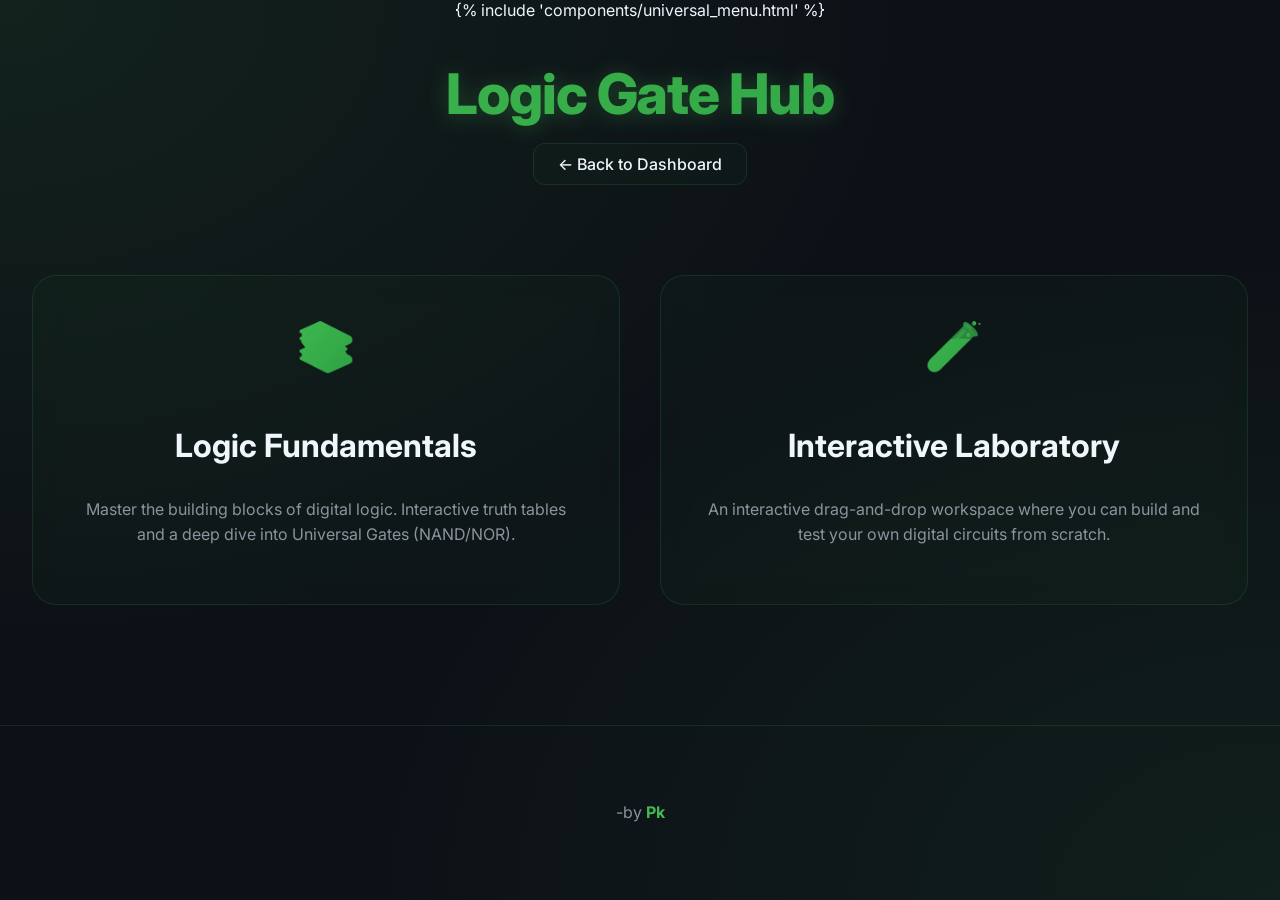
<file: templates/logic_gates_home.html>
<!DOCTYPE html>
<html lang="en">
<head>
    <meta charset="UTF-8">
    <meta name="viewport" content="width=device-width, initial-scale=1.0">
    <title>Logic Lab Hub - Control Systems Lab</title>
    <link href="https://fonts.googleapis.com/css2?family=Inter:wght@400;500;600;700&display=swap" rel="stylesheet">
    <link rel="stylesheet" href="/static/css/style.css">
    <style>
        .hub-grid {
            display: grid;
            grid-template-columns: repeat(2, 1fr);
            gap: 40px;
            margin-top: 50px;
        }

        .hub-card {
            background: var(--glass-bg);
            backdrop-filter: blur(12px);
            border: 1px solid var(--glass-border);
            border-radius: 24px;
            padding: 40px;
            text-decoration: none;
            color: var(--text-primary);
            display: flex;
            flex-direction: column;
            align-items: center;
            text-align: center;
            transition: all 0.4s cubic-bezier(0.175, 0.885, 0.32, 1.275);
        }

        .hub-card:hover {
            transform: translateY(-10px) scale(1.02);
            border-color: var(--primary-color);
            box-shadow: var(--card-shadow);
            background: rgba(63, 185, 80, 0.05);
        }

        .hub-card .icon {
            font-size: 3rem;
            margin-bottom: 24px;
            background: var(--primary-gradient);
            -webkit-background-clip: text;
            background-clip: text;
            -webkit-text-fill-color: transparent;
        }

        .hub-card h2 {
            font-size: 2rem;
            margin-bottom: 16px;
        }

        .hub-card p {
            color: var(--text-secondary);
            line-height: 1.6;
        }

        @media (max-width: 768px) {
            .hub-grid {
                grid-template-columns: 1fr;
            }
        }
    </style>
</head>
<body>
    {% include 'components/universal_menu.html' %}

    <div class="header">
        <h1>Logic Gate Hub</h1>
        <a href="/" class="nav-link">&larr; Back to Dashboard</a>
    </div>

    <div class="container">
        <div class="hub-grid">
            <a href="/logic-gates/basics" class="hub-card">
                <div class="icon">📚</div>
                <h2>Logic Fundamentals</h2>
                <p>Master the building blocks of digital logic. Interactive truth tables and a deep dive into Universal Gates (NAND/NOR).</p>
            </a>
            <a href="/logic-gates/workspace" class="hub-card">
                <div class="icon">🧪</div>
                <h2>Interactive Laboratory</h2>
                <p>An interactive drag-and-drop workspace where you can build and test your own digital circuits from scratch.</p>
            </a>
        </div>
    </div>

    <footer>
        <p>-by <a href="mailto:225ee3016+unofficialSimulationWebsite@nitrkl.ac.in">Pk</a></p>
    </footer>

</body>
</html>
</file>
<file: static/css/style.css>
:root {
  --bg-color: #0d1117;
  --surface-color: rgba(13, 17, 23, 0.7);
  --primary-color: #3fb950;
  --primary-gradient: linear-gradient(135deg, #3fb950 0%, #2ea043 100%);
  --secondary-gradient: linear-gradient(135deg, #56ab2f 0%, #a8e063 100%);
  --accent-gradient: linear-gradient(135deg, #1d976c 0%, #93f9b9 100%);
  --text-primary: #f0f6fc;
  --text-secondary: #8b949e;
  --border-color: rgba(63, 185, 80, 0.15);
  --glass-bg: rgba(63, 185, 80, 0.03);
  --glass-border: rgba(63, 185, 80, 0.15);
  --success-color: #3fb950;
  --danger-color: #f85149;
  --card-shadow: 0 8px 32px 0 rgba(0, 0, 0, 0.37);
  --font-main: 'Inter', system-ui, -apple-system, sans-serif;
}

body {
  margin: 0;
  padding: 0;
  font-family: var(--font-main);
  background-color: var(--bg-color);
  background-image:
    radial-gradient(at 0% 0%, rgba(63, 185, 80, 0.1) 0px, transparent 50%),
    radial-gradient(at 100% 100%, rgba(46, 160, 67, 0.1) 0px, transparent 50%);
  color: var(--text-primary);
  display: flex;
  flex-direction: column;
  align-items: center;
  min-height: 100vh;
  overflow-x: hidden;
}

.header {
  width: 100%;
  padding: 40px 0;
  text-align: center;
  background: transparent;
  position: relative;
}

.header h1 {
  margin: 0;
  font-size: 3.5rem;
  font-weight: 800;
  letter-spacing: -0.02em;
  background: var(--primary-gradient);
  -webkit-background-clip: text;
  background-clip: text;
  -webkit-text-fill-color: transparent;
  filter: drop-shadow(0 2px 10px rgba(63, 185, 80, 0.3));
}

.container {
  display: flex;
  flex-direction: column;
  width: 95%;
  max-width: 1400px;
  margin-bottom: 60px;
}

/* Dashboard Grid */
.projects-grid {
  display: grid;
  grid-template-columns: repeat(12, 1fr);
  gap: 24px;
}

.project-card {
  background: var(--glass-bg);
  backdrop-filter: blur(12px);
  -webkit-backdrop-filter: blur(12px);
  border: 1px solid var(--glass-border);
  border-radius: 24px;
  padding: 32px;
  transition: all 0.4s cubic-bezier(0.175, 0.885, 0.32, 1.275);
  cursor: pointer;
  text-decoration: none;
  color: var(--text-primary);
  display: flex;
  flex-direction: column;
  position: relative;
  overflow: hidden;
  grid-column: span 4;
}

/* Feature/Prominent Cards */
.project-card.featured {
  grid-column: span 8;
  background: linear-gradient(135deg, rgba(63, 185, 80, 0.1), rgba(168, 224, 99, 0.1));
}

.project-card.pendulum-right {
  grid-column: span 6;
}

.project-card:hover {
  transform: translateY(-10px) scale(1.02);
  border-color: rgba(255, 255, 255, 0.2);
  box-shadow: var(--card-shadow);
  background: rgba(255, 255, 255, 0.05);
}

.project-card::before {
  content: '';
  position: absolute;
  top: 0;
  left: 0;
  width: 100%;
  height: 4px;
  background: var(--primary-gradient);
  opacity: 0;
  transition: opacity 0.3s;
}

.project-card:hover::before {
  opacity: 1;
}

.project-card .icon {
  width: 48px;
  height: 48px;
  margin-bottom: 24px;
  display: flex;
  align-items: center;
  justify-content: center;
  border-radius: 12px;
  background: var(--glass-border);
  font-size: 1.5rem;
}

.project-card h2 {
  margin: 0 0 16px 0;
  font-size: 1.75rem;
  font-weight: 700;
  background: var(--primary-gradient);
  -webkit-background-clip: text;
  background-clip: text;
  -webkit-text-fill-color: transparent;
}

.project-card p {
  color: var(--text-secondary);
  line-height: 1.6;
  font-size: 1rem;
  margin-bottom: 24px;
  flex-grow: 1;
}

.badge {
  display: inline-block;
  padding: 4px 12px;
  border-radius: 100px;
  font-size: 0.75rem;
  font-weight: 600;
  text-transform: uppercase;
  letter-spacing: 0.05em;
  background: rgba(255, 255, 255, 0.1);
  color: var(--text-secondary);
  width: fit-content;
}

.badge.active {
  background: #06402b;
  color: #fff;
  border: 1px solid rgba(255, 255, 255, 0.1);
}

.badge.new {
  background: rgba(255, 44, 44, 0.1);
  color: #ff2c2c;
  border: 1px solid #ff2c2c;
}

/* Simulation Panels */
.sim-layout {
  display: flex;
  gap: 20px;
  flex-wrap: wrap;
}

.panel {
  background-color: var(--surface-color);
  border: 1px solid var(--border-color);
  border-radius: 12px;
  padding: 20px;
  flex: 1;
  min-width: 300px;
  box-shadow: 0 4px 6px rgba(0, 0, 0, 0.2);
}

.panel h3 {
  margin-top: 0;
  border-bottom: 1px solid var(--border-color);
  padding-bottom: 10px;
  color: var(--primary-color);
}

canvas {
  background-color: #010409;
  border-radius: 8px;
  border: 1px solid var(--border-color);
  width: 100%;
  height: 400px;
  cursor: crosshair;
}

.chart-container {
  width: 100%;
  height: 300px;
  margin-top: 20px;
}

/* Controls */
.control-group {
  margin-bottom: 20px;
}

.control-group label {
  display: block;
  margin-bottom: 8px;
  font-weight: 500;
  color: var(--text-secondary);
}

.control-group span {
  float: right;
  color: var(--primary-color);
}

input[type=range] {
  width: 100%;
  appearance: none;
  background: transparent;
}

input[type=range]::-webkit-slider-thumb {
  appearance: none;
  height: 16px;
  width: 16px;
  border-radius: 50%;
  background: var(--primary-color);
  cursor: pointer;
  margin-top: -6px;
  box-shadow: 0 0 10px rgba(88, 166, 255, 0.5);
  transition: transform 0.1s;
}

input[type=range]::-webkit-slider-thumb:hover {
  transform: scale(1.2);
}

input[type=range]::-webkit-slider-runnable-track {
  width: 100%;
  height: 4px;
  cursor: pointer;
  background: var(--border-color);
  border-radius: 2px;
}

.btn {
  background-color: var(--primary-color);
  color: #fff;
  border: none;
  padding: 10px 20px;
  border-radius: 6px;
  font-size: 1rem;
  font-weight: 600;
  cursor: pointer;
  transition: all 0.2s;
  width: 100%;
}

.btn:hover {
  background-color: #3182ce;
}

.btn.off {
  background-color: transparent;
  border: 1px solid var(--danger-color);
  color: var(--danger-color);
}

html {
  scroll-behavior: smooth;
}

/* Triple Dot Menu */
.menu-container {
  position: absolute;
  top: 40px;
  right: 40px;
  z-index: 1000;
}

@media (max-width: 768px) {
  .menu-container {
    top: 20px;
    right: 20px;
  }
}

.menu-dot-btn {
  background: var(--glass-bg);
  border: 1px solid var(--glass-border);
  color: var(--text-primary);
  width: 48px;
  height: 48px;
  border-radius: 50%;
  display: flex;
  flex-direction: column;
  align-items: center;
  justify-content: center;
  gap: 4px;
  cursor: pointer;
  transition: all 0.3s cubic-bezier(0.4, 0, 0.2, 1);
  backdrop-filter: blur(12px);
  -webkit-backdrop-filter: blur(12px);
}

.menu-dot-btn span {
  width: 4px;
  height: 4px;
  background-color: var(--primary-color);
  border-radius: 50%;
  transition: transform 0.3s;
}

.menu-dot-btn:hover {
  background: var(--glass-border);
  transform: rotate(90deg);
}

.dropdown-menu {
  position: absolute;
  top: 60px;
  right: 0;
  background: rgba(13, 17, 23, 0.95);
  backdrop-filter: blur(20px);
  -webkit-backdrop-filter: blur(20px);
  border: 1px solid var(--glass-border);
  border-radius: 16px;
  padding: 12px;
  width: 240px;
  display: none;
  flex-direction: column;
  gap: 4px;
  box-shadow: var(--card-shadow);
  transform-origin: top right;
  z-index: 1001;
}

.dropdown-menu.show {
  display: flex;
  animation: menuFadeIn 0.3s cubic-bezier(0.4, 0, 0.2, 1);
}

.dropdown-menu a {
  color: var(--text-primary);
  text-decoration: none;
  padding: 12px 16px;
  border-radius: 10px;
  font-size: 0.9rem;
  transition: all 0.2s;
  display: flex;
  align-items: center;
  gap: 12px;
}

.dropdown-menu a:hover {
  background: rgba(63, 185, 80, 0.1);
  color: var(--primary-color);
  padding-left: 20px;
}

.dropdown-divider {
  height: 1px;
  background: var(--glass-border);
  margin: 8px 0;
}

@keyframes menuFadeIn {
  from {
    opacity: 0;
    transform: scale(0.9) translateY(-10px);
  }

  to {
    opacity: 1;
    transform: scale(1) translateY(0);
  }
}

/* Footer */
footer {
  width: 100%;
  padding: 60px 0 40px;
  text-align: center;
  border-top: 1px solid var(--glass-border);
  margin-top: 60px;
  color: var(--text-secondary);
  font-size: 1rem;
}

footer a {
  color: var(--primary-color);
  text-decoration: none;
  font-weight: 700;
  position: relative;
  transition: all 0.3s;
}

footer a:hover {
  color: #fff;
  text-shadow: 0 0 10px var(--primary-color);
}

/* Floating Back to Top Button */
#floatingBackToTop {
  position: fixed;
  bottom: 40px;
  right: 40px;
  width: 56px;
  height: 56px;
  background: rgba(13, 17, 23, 0.6);
  backdrop-filter: blur(12px);
  -webkit-backdrop-filter: blur(12px);
  border: 1px solid var(--glass-border);
  border-radius: 50%;
  color: var(--primary-color);
  font-size: 1.5rem;
  display: flex;
  align-items: center;
  justify-content: center;
  cursor: pointer;
  z-index: 1000;
  opacity: 0;
  visibility: hidden;
  transition: all 0.4s cubic-bezier(0.175, 0.885, 0.32, 1.275);
  box-shadow: 0 8px 32px 0 rgba(0, 0, 0, 0.37);
}

#floatingBackToTop.show {
  opacity: 1;
  visibility: visible;
  transform: translateY(0);
}

#floatingBackToTop:not(.show) {
  transform: translateY(20px);
}

#floatingBackToTop:hover {
  background: rgba(63, 185, 80, 0.2);
  border-color: var(--primary-color);
  color: #fff;
  box-shadow: 0 12px 40px 0 rgba(63, 185, 80, 0.3);
  transform: translateY(-5px) scale(1.1);
}

@media (max-width: 768px) {
  #floatingBackToTop {
    bottom: 20px;
    right: 20px;
    width: 48px;
    height: 48px;
  }
}

.nav-link {
  display: inline-flex;
  align-items: center;
  gap: 8px;
  padding: 10px 24px;
  background: var(--glass-bg);
  backdrop-filter: blur(12px);
  -webkit-backdrop-filter: blur(12px);
  border: 1px solid var(--glass-border);
  border-radius: 12px;
  color: var(--text-primary);
  text-decoration: none;
  font-size: 1rem;
  font-weight: 500;
  transition: all 0.3s cubic-bezier(0.4, 0, 0.2, 1);
  margin: 15px auto 0;
}

.nav-link:hover {
  background: rgba(63, 185, 80, 0.1);
  border-color: var(--primary-color);
  transform: translateY(-2px);
  box-shadow: 0 4px 15px rgba(63, 185, 80, 0.2);
}

/* --- Logic Fundamentals Interactive Components --- */
.input-controls {
  display: flex;
  justify-content: center;
  gap: 40px;
  margin: 30px 0;
  padding: 24px;
  background: var(--glass-bg);
  border: 1px solid var(--glass-border);
  border-radius: 20px;
}

.push-btn {
  width: 64px;
  height: 64px;
  border-radius: 50%;
  background: var(--glass-bg);
  border: 3px solid var(--glass-border);
  cursor: pointer;
  display: flex;
  align-items: center;
  justify-content: center;
  font-size: 1.5rem;
  color: var(--text-secondary);
  transition: all 0.2s cubic-bezier(0.18, 0.89, 0.32, 1.28);
  position: relative;
  box-shadow: 0 4px 8px rgba(0, 0, 0, 0.3), inset 0 2px 4px rgba(255, 255, 255, 0.1);
}

.push-btn::after {
  content: attr(data-label);
  position: absolute;
  bottom: -25px;
  font-size: 0.8rem;
  font-weight: 700;
  color: var(--text-secondary);
}

.push-btn.active {
  background: var(--primary-color);
  border-color: #a8e063;
  color: white;
  transform: translateY(2px);
  box-shadow: 0 0 20px rgba(63, 185, 80, 0.4), inset 0 2px 4px rgba(0, 0, 0, 0.2);
}

.push-btn.active::after {
  color: var(--primary-color);
}

/* LED Indicator in HTML */
.led-indicator {
  width: 14px;
  height: 14px;
  border-radius: 50%;
  background: #30363d;
  transition: all 0.3s ease;
  border: 1px solid rgba(255, 255, 255, 0.1);
}

.led-indicator.glow-red {
  background: #ff2c2c;
  box-shadow: 0 0 15px #ff2c2c, 0 0 30px rgba(255, 44, 44, 0.6);
}

.gate-card.active-glow {
  border-color: #ff2c2c !important;
  box-shadow: 0 0 20px rgba(255, 44, 44, 0.2), inset 0 0 15px rgba(255, 44, 44, 0.1);
  background: rgba(255, 44, 44, 0.03);
}

/* Universal Diagram Styles */
.universal-diagram {
  display: flex;
  align-items: center;
  justify-content: center;
  gap: 15px;
  margin: 20px 0;
  padding: 20px;
  background: rgba(255, 255, 255, 0.02);
  border-radius: 12px;
}

.logic-node {
  padding: 8px 12px;
  background: var(--surface-color);
  border: 1px solid var(--glass-border);
  border-radius: 8px;
  font-size: 0.85rem;
  font-weight: 600;
}

.connector-arrow {
  color: var(--text-secondary);
  font-size: 1.2rem;
}

/* --- SVG Logic Schematics --- */
.schematic-svg-container {
  display: flex;
  flex-direction: column;
  align-items: center;
  gap: 15px;
  background: rgba(255, 255, 255, 0.02);
  border-radius: 16px;
  padding: 24px;
  margin: 20px 0;
  border: 1px solid var(--glass-border);
  transition: all 0.3s ease;
}

.logic-svg {
  width: 100%;
  max-width: 320px;
  height: auto;
  filter: drop-shadow(0 0 15px rgba(63, 185, 100, 0.15));
}

.schematic-title-sm {
  font-size: 0.8rem;
  color: var(--text-secondary);
  text-transform: uppercase;
  letter-spacing: 0.1em;
  font-weight: 700;
  margin-bottom: 10px;
}

/* --- Interactive SVG Signals --- */
.logic-svg line, 
.logic-svg path:not([fill*='rgba']), 
.logic-svg circle:not([fill*='none']) {
  transition: stroke 0.25s ease, filter 0.25s ease;
}

.signal-active {
  stroke: #ff2c2c !important;
  filter: drop-shadow(0 0 8px rgba(255, 44, 44, 0.9)) !important;
  stroke-dasharray: 6;
  animation: signalFlow 0.5s linear infinite;
}

@keyframes signalFlow {
  from { stroke-dashoffset: 12; }
  to { stroke-dashoffset: 0; }
}

circle.signal-active:not([fill="none"]) {
  fill: #ff2c2c !important;
}

.gate-active-body {
  fill: rgba(255, 44, 44, 0.25) !important;
  stroke: #ff2c2c !important;
  filter: drop-shadow(0 0 10px rgba(255, 44, 44, 0.5)) !important;
}

/* --- Schematic Mini Controls --- */
.schematic-controls {
  display: flex;
  justify-content: center;
  gap: 15px;
  background: rgba(255, 255, 255, 0.03);
  padding: 8px 15px;
  border-radius: 12px;
  border: 1px solid var(--glass-border);
  margin-top: 15px;
}

.mini-toggle {
  display: flex;
  align-items: center;
  gap: 8px;
  background: transparent;
  border: 1px solid var(--glass-border);
  color: var(--text-secondary);
  padding: 6px 14px;
  border-radius: 8px;
  font-size: 0.75rem;
  font-weight: 700;
  cursor: pointer;
  transition: all 0.2s ease;
}

.mini-toggle:hover {
  background: rgba(255, 255, 255, 0.05);
  border-color: var(--primary-color);
}

.mini-toggle.active {
  background: rgba(63, 185, 80, 0.15);
  color: #3fb950;
  border-color: #3fb950;
  box-shadow: 0 0 12px rgba(63, 185, 80, 0.3);

}

/* --- Interactive Simulator Properties Panel --- */
.properties-panel {
  position: absolute;
  top: 20px;
  right: 20px;
  width: 220px;
  background: var(--surface-color);
  backdrop-filter: blur(15px);
  -webkit-backdrop-filter: blur(15px);
  border: 1px solid var(--glass-border);
  border-radius: 16px;
  padding: 15px;
  z-index: 100;
  display: none; /* Hidden by default */
  box-shadow: 0 10px 30px rgba(0, 0, 0, 0.4);
}

.properties-panel.show {
  display: block;
  animation: slideInRight 0.3s ease;
}

@keyframes slideInRight {
  from { opacity: 0; transform: translateX(20px); }
  to { opacity: 1; transform: translateX(0); }
}

.panel-header {
  font-size: 0.75rem;
  text-transform: uppercase;
  color: var(--text-secondary);
  border-bottom: 1px solid var(--glass-border);
  padding-bottom: 10px;
  margin-bottom: 15px;
  font-weight: 700;
  display: flex;
  justify-content: space-between;
}

.prop-group label {
  display: block;
  font-size: 0.85rem;
  color: var(--text-primary);
  margin-bottom: 8px;
}

.prop-group input[type="range"] {
  width: 100%;
  accent-color: var(--primary-color);
  background: rgba(255, 255, 255, 0.05);
  height: 6px;
  border-radius: 3px;
  outline: none;
}

#freqVal {
  color: var(--primary-color);
  font-family: monospace;
  font-weight: 700;
}
</file>
